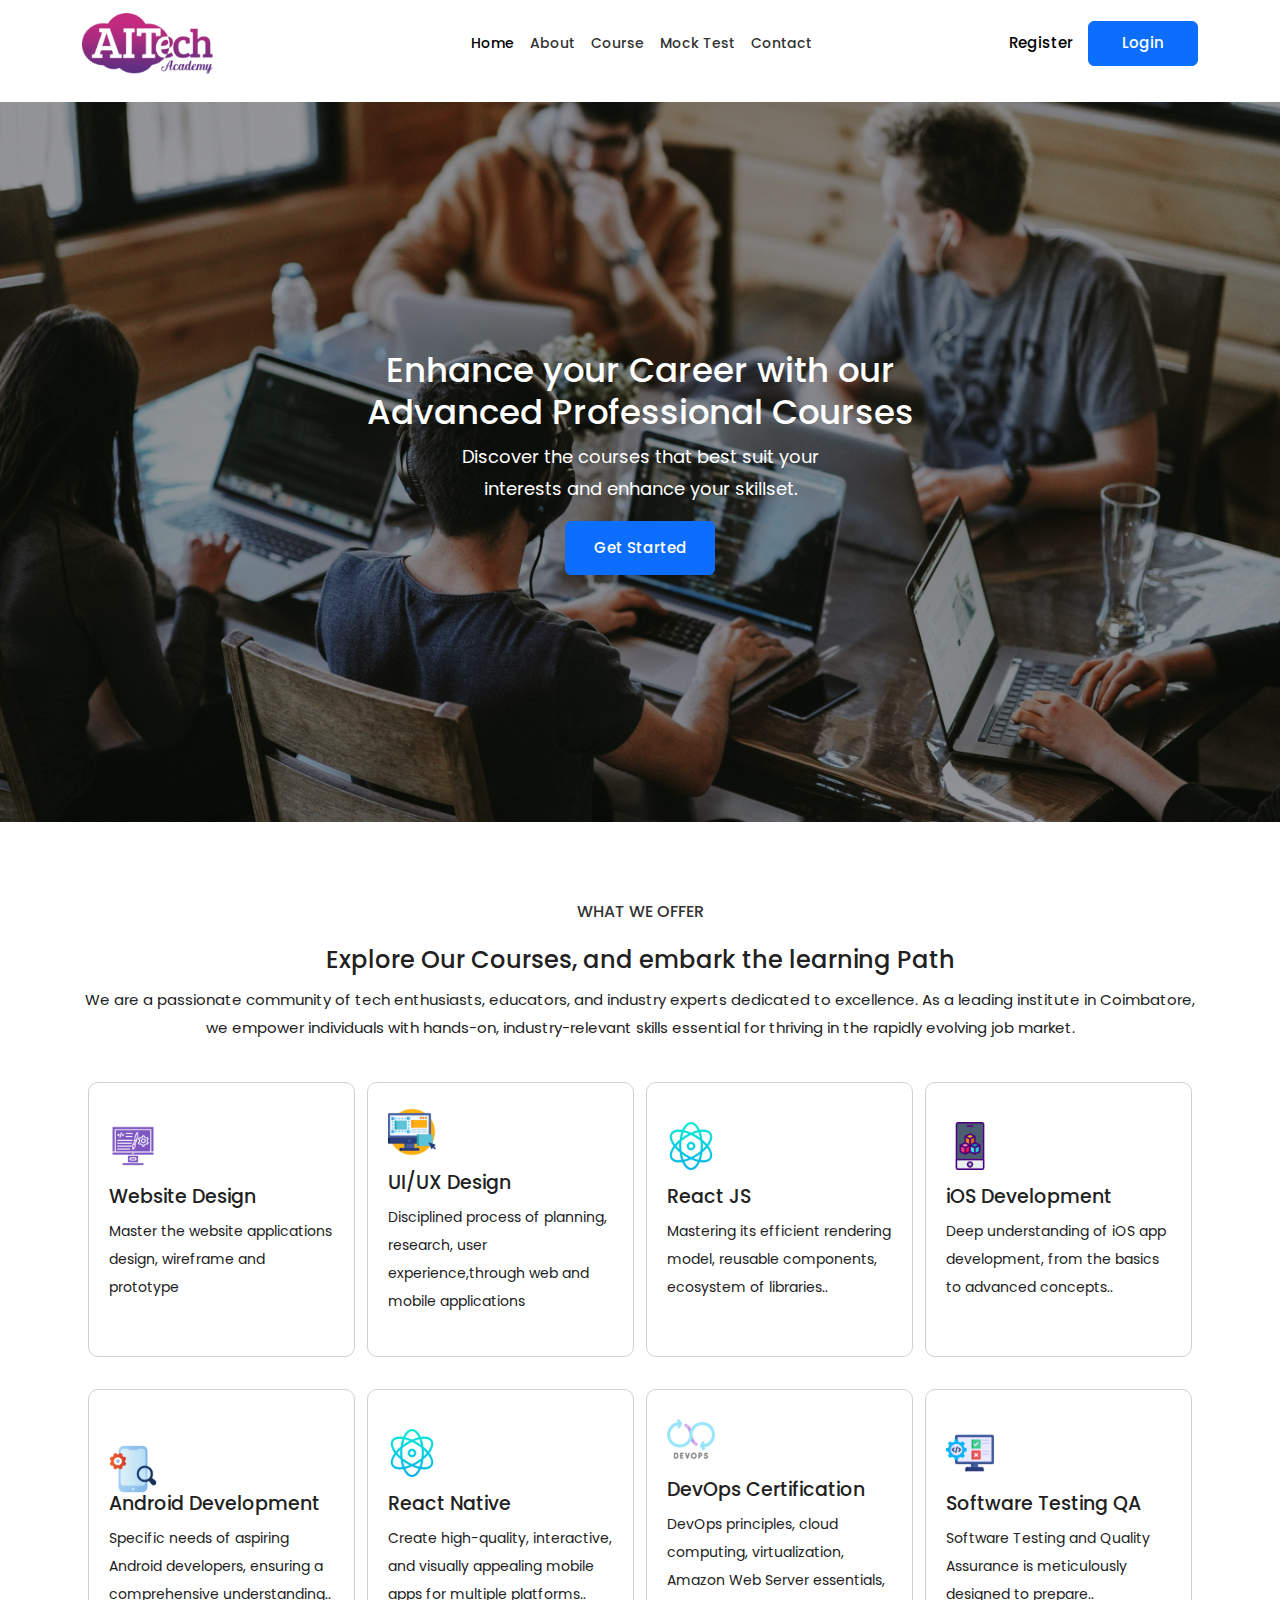
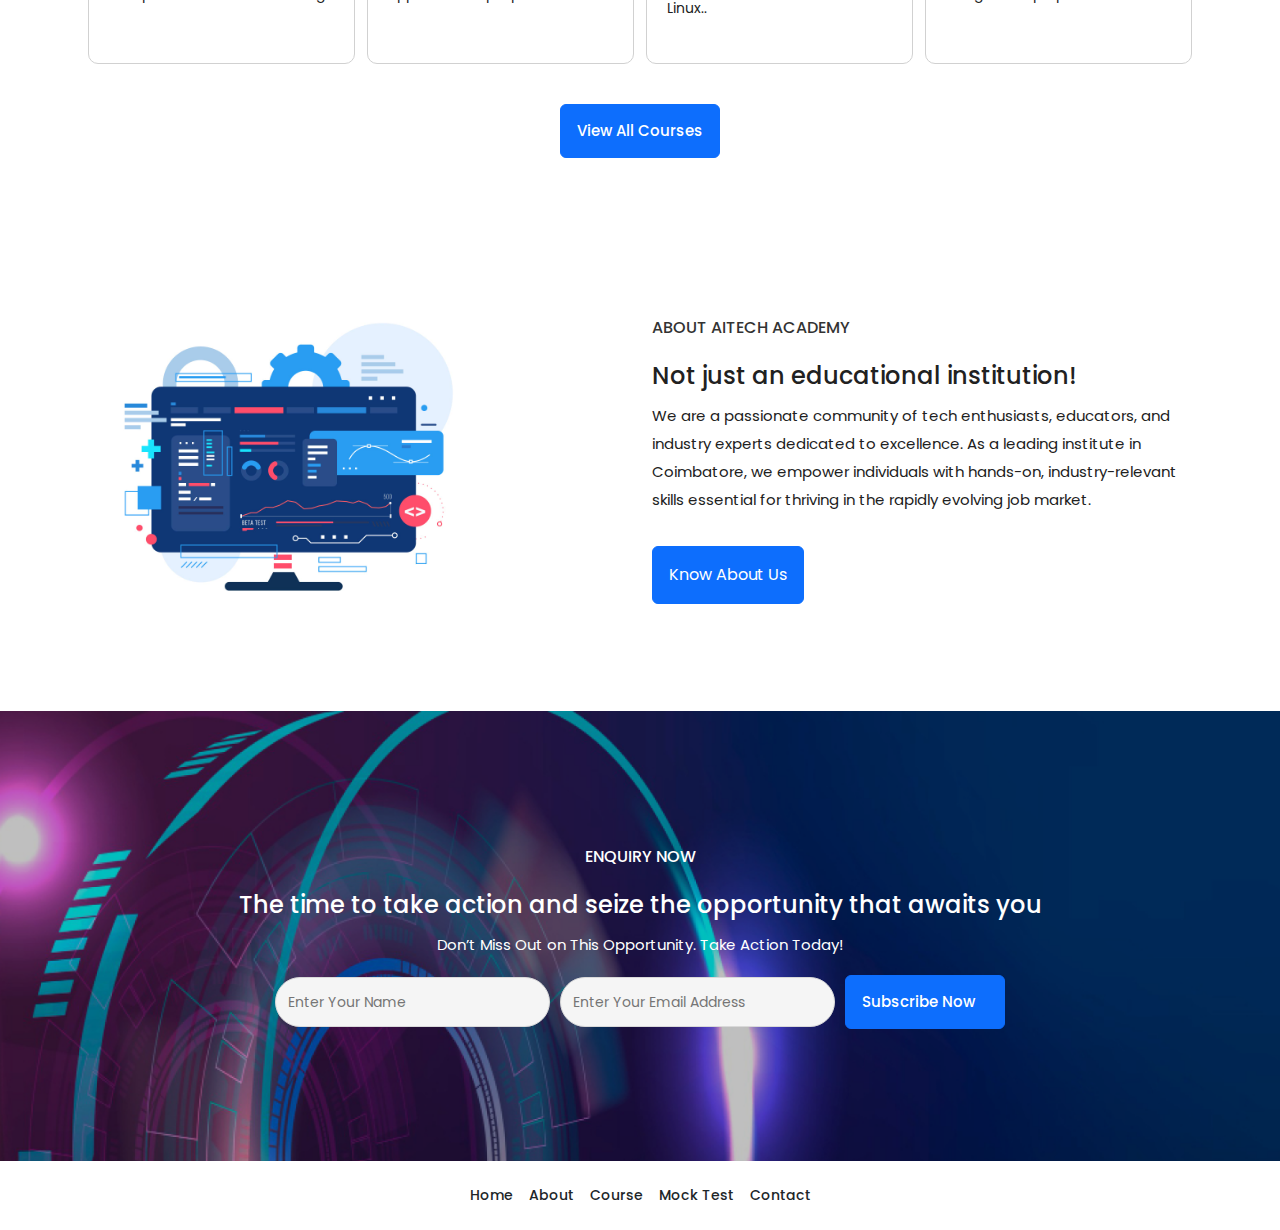
<file: index.html>
<!DOCTYPE html>
<html lang="en">
  <head>
    <meta charset="utf-8" />
    <meta name="viewport" content="width=device-width, initial-scale=1" />
    <title>Bootstrap demo</title>
    <link
      href="https://cdn.jsdelivr.net/npm/bootstrap@5.3.3/dist/css/bootstrap.min.css"
      rel="stylesheet"
      integrity="sha384-QWTKZyjpPEjISv5WaRU9OFeRpok6YctnYmDr5pNlyT2bRjXh0JMhjY6hW+ALEwIH"
      crossorigin="anonymous"
    />
    <link rel="stylesheet" href="style.css" />
  </head>
  <body>
    <!-- Header Starts -->
    <nav class="navbar navbar-expand-lg bg-body-light">
      <div class="container">
        <a class="navbar-brand" href="#"
          ><img src="./Layer 1.png" alt="" class="w-75"
        /></a>
        <button
          class="navbar-toggler"
          type="button"
          data-bs-toggle="collapse"
          data-bs-target="#navbarSupportedContent"
          aria-controls="navbarSupportedContent"
          aria-expanded="false"
          aria-label="Toggle navigation"
        >
          <span class="navbar-toggler-icon"></span>
        </button>
        <div class="collapse navbar-collapse" id="navbarSupportedContent">
          <ul class="navbar-nav mx-auto mb-2 mb-lg-0">
            <li class="nav-item">
              <a class="nav-link active" aria-current="page" href="#">Home</a>
            </li>
            <li class="nav-item">
              <a class="nav-link" href="https://aitechacademy.org/about-us/"
                >About</a
              >
            </li>

            <li class="nav-item">
              <a
                class="nav-link"
                aria-disabled="true"
                href="https://aitechacademy.org/our-courses/"
                >Course</a
              >
            </li>
            <li class="nav-item">
              <a class="nav-link" href="./mock.html">Mock Test</a>
            </li>
            <li class="nav-item">
              <a
                class="nav-link"
                aria-disabled="true"
                href="https://aitechacademy.org/contact-us/"
                >Contact</a
              >
            </li>
          </ul>
          <div
            class="login-nav d-flex justify-content-center align-items-center"
          >
            <a href="#">Register</a>
            <button class="btn btn-primary" type="submit">Login</button>
          </div>
        </div>
      </div>
    </nav>
    <!-- Header Ends -->

    <!-- Hero Starts -->
    <section id="hero" class="hero">
      <div class="container">
        <div class="row">
          <div
            class="col-12 d-flex flex-column justify-content-center align-items-center text-center"
          >
            <h1>Enhance your Career with our Advanced Professional Courses</h1>
            <p>
              Discover the courses that best suit your interests and enhance
              your skillset.
            </p>
            <button class="btn btn-primary">Get Started</button>
          </div>
        </div>
      </div>
    </section>
    <!-- Hero Ends -->

    <!-- Course Starts -->
    <section id="course" class="">
      <div class="container">
        <div class="row">
          <div class="col-12">
            <div class="course-head text-center my-3">
              <p class="course-heading mb-3">What We Offer</p>
              <h2 class="">
                Explore Our Courses, and embark the learning Path
              </h2>
              <p>
                We are a passionate community of tech enthusiasts, educators,
                and industry experts dedicated to excellence. As a leading
                institute in Coimbatore, we empower individuals with hands-on,
                industry-relevant skills essential for thriving in the rapidly
                evolving job market.
              </p>
            </div>
          </div>
        </div>
        <div class="row">
          <div class="box-container d-flex mt-3">
            <div class="col-md-3">
              <div class="box">
                <img
                  src="./web-development.png"
                  alt=""
                  class="img-fluid mb-3"
                />
                <h3>Website Design</h3>
                <p class="box-text">
                  Master the website applications design, wireframe and
                  prototype
                </p>
              </div>
            </div>
            <div class="col-md-3">
              <div class="box">
                <img src="ux.png" alt="" class="img-fluid mb-3" />
                <h3>UI/UX Design</h3>
                <p class="box-text">
                  Disciplined process of planning, research, user
                  experience,through web and mobile applications
                </p>
              </div>
            </div>
            <div class="col-md-3">
              <div class="box">
                <img src="physics.png" alt="" class="img-fluid mb-3" />
                <h3>React JS</h3>
                <p class="box-text">
                  Mastering its efficient rendering model, reusable components,
                  ecosystem of libraries..
                </p>
              </div>
            </div>
            <div class="col-md-3">
              <div class="box">
                <img
                  src="mobile-development.png"
                  alt=""
                  class="img-fluid mb-3"
                />
                <h3>iOS Development</h3>
                <p class="box-text">
                  Deep understanding of iOS app development, from the basics to
                  advanced concepts..
                </p>
              </div>
            </div>
          </div>
        </div>
        <div class="row mb-3">
          <div class="box-container d-flex mt-3">
            <div class="col-md-3">
              <div class="box">
                <img src="app.png" alt="" class="img-fluid pt-3" />
                <h3>Android Development</h3>
                <p class="box-text">
                  Specific needs of aspiring Android developers, ensuring a
                  comprehensive understanding..
                </p>
              </div>
            </div>
            <div class="col-md-3">
              <div class="box">
                <img src="physics.png" alt="" class="img-fluid mb-3" />
                <h3>React Native</h3>
                <p class="box-text">
                  Create high-quality, interactive, and visually appealing
                  mobile apps for multiple platforms..
                </p>
              </div>
            </div>
            <div class="col-md-3">
              <div class="box">
                <img src="devops.png" alt="" class="img-fluid mb-3" />
                <h3>DevOps Certification</h3>
                <p class="box-text">
                  DevOps principles, cloud computing, virtualization, Amazon Web
                  Server essentials, Linux..
                </p>
              </div>
            </div>
            <div class="col-md-3">
              <div class="box">
                <img src="testing.png" alt="" class="img-fluid mb-3" />
                <h3>Software Testing QA</h3>
                <p class="box-text">
                  Software Testing and Quality Assurance is meticulously
                  designed to prepare..
                </p>
              </div>
            </div>
          </div>
        </div>
        <div
          class="course-btn d-flex justify-content-center align-items-center"
        >
          <a href="https://aitechacademy.org/our-courses/">
            <button class="btn btn-primary mt-3 p-3">
              View All Courses
            </button></a
          >
        </div>
      </div>
    </section>
    <!-- Course Ends -->

    <!-- About Starts -->
    <section id="about" class="about mt-5 py-5">
      <div class="container">
        <div class="row">
          <div
            class="col-md-6 left-col d-flex align-items-center justify-content-start"
          >
            <img src="./10276612_4421964 (1).jpg" alt="" class="img-fluid" />
          </div>
          <div
            class="col-md-6 d-flex flex-column align-items-start justify-content-center"
          >
            <p class="course-heading">ABOUT AITECH ACADEMY</p>
            <h2>Not just an educational institution!</h2>
            <p>
              We are a passionate community of tech enthusiasts, educators, and
              industry experts dedicated to excellence. As a leading institute
              in Coimbatore, we empower individuals with hands-on,
              industry-relevant skills essential for thriving in the rapidly
              evolving job market.
            </p>
            <div
              class="course-btn d-flex justify-content-center align-items-center"
            >
              <a href="https://aitechacademy.org/about-us/">
                <button class="btn btn-primary mt-3 p-3">
                  Know About Us
                </button></a
              >
            </div>
          </div>
        </div>
      </div>
    </section>
    <!-- ABout Ends -->

    <!-- Enquires Starts-->
    <section id="enquires">
      <div class="container">
        <div class="row">
          <div class="col-12 text-center">
            <div class="enquires-head">
              <p class="course-heading">Enquiry Now</p>
              <h2>
                The time to take action and seize the opportunity that awaits
                you
              </h2>
              <p>Don’t Miss Out on This Opportunity. Take Action Today!</p>
            </div>
            <div class="form">
              <input type="text" placeholder="Enter Your Name" />
              <input type="text" placeholder="Enter Your Email Address" />
              <button class="btn btn-primary p-3">Subscribe Now</button>
            </div>
          </div>
        </div>
      </div>
    </section>

    <!-- Footer Starts -->

    <div class="container">
      <footer class="py-3">
        <ul class="nav justify-content-center">
          <li class="nav-item">
            <a href="#" class="nav-link px-2 text-dark">Home</a>
          </li>
          <li class="nav-item">
            <a
              href="https://aitechacademy.org/about-us/"
              class="nav-link px-2 text-dark"
              >About</a
            >
          </li>
          <li class="nav-item">
            <a
              href="https://aitechacademy.org/our-courses/"
              class="nav-link px-2 text-dark"
              >Course</a
            >
          </li>
          <li class="nav-item">
            <a href="#" class="nav-link px-2 text-dark">Mock Test</a>
          </li>
          <li class="nav-item">
            <a
              href="https://aitechacademy.org/contact-us/"
              class="nav-link px-2 text-dark"
              >Contact</a
            >
          </li>
        </ul>
      </footer>
    </div>
    <!-- Footer Ends -->
    <script
      src="https://cdn.jsdelivr.net/npm/bootstrap@5.3.3/dist/js/bootstrap.bundle.min.js"
      integrity="sha384-YvpcrYf0tY3lHB60NNkmXc5s9fDVZLESaAA55NDzOxhy9GkcIdslK1eN7N6jIeHz"
      crossorigin="anonymous"
    ></script>
  </body>
</html>
</file>
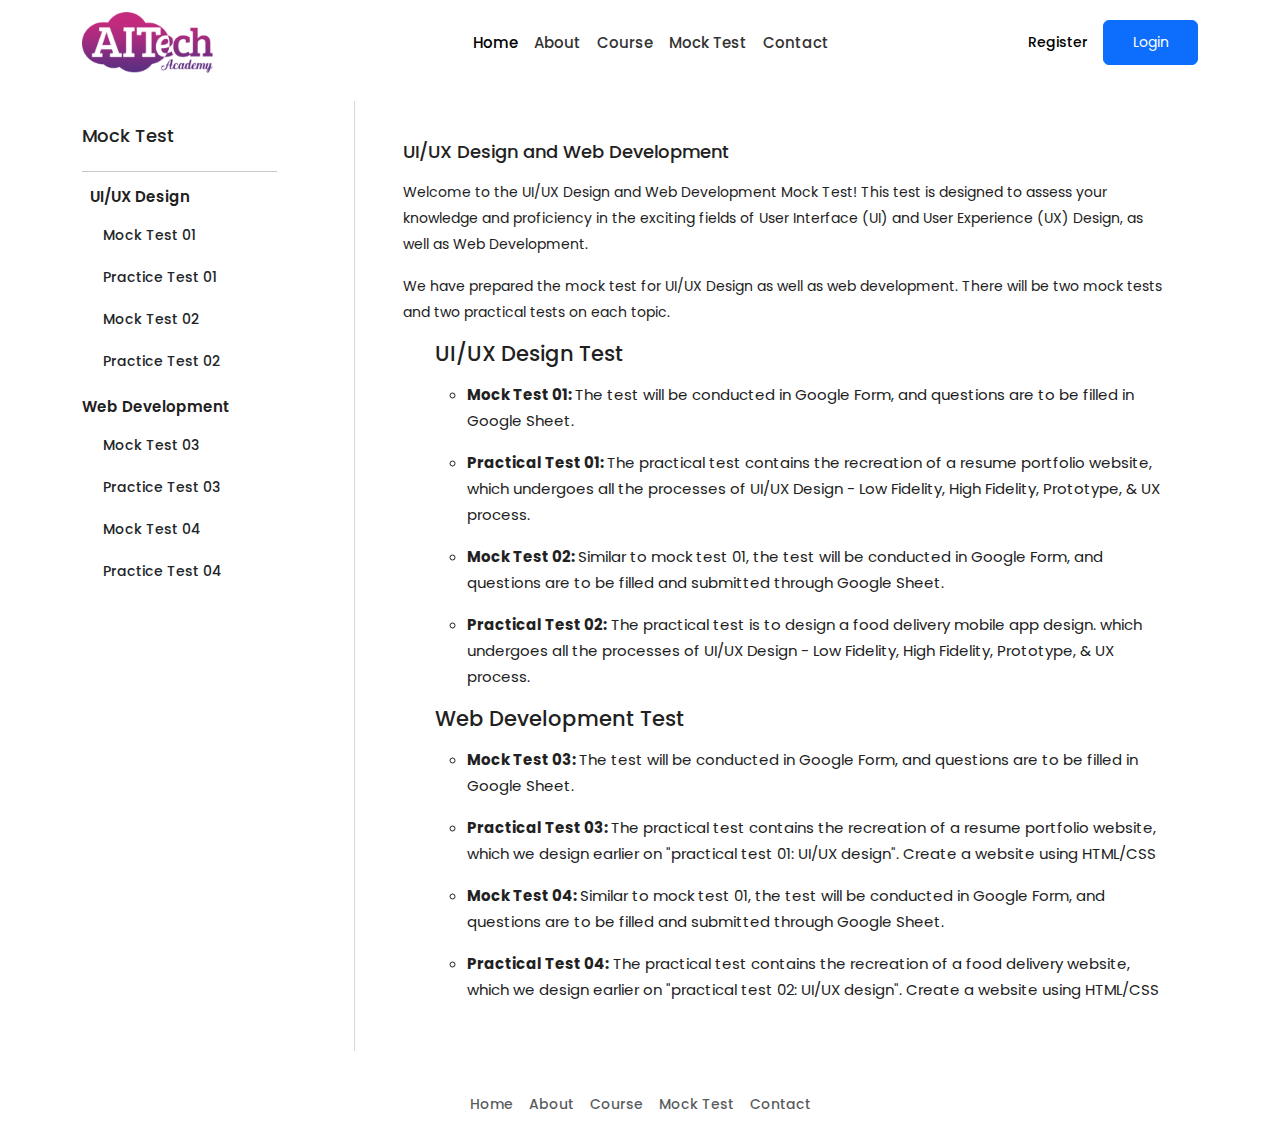
<file: mock.html>
<!DOCTYPE html>
<html lang="en">
  <head>
    <meta charset="utf-8" />
    <meta name="viewport" content="width=device-width, initial-scale=1" />
    <title>Bootstrap demo</title>
    <link
      href="https://cdn.jsdelivr.net/npm/bootstrap@5.3.3/dist/css/bootstrap.min.css"
      rel="stylesheet"
      integrity="sha384-QWTKZyjpPEjISv5WaRU9OFeRpok6YctnYmDr5pNlyT2bRjXh0JMhjY6hW+ALEwIH"
      crossorigin="anonymous"
    />
    <link rel="stylesheet" href="mock.css" />
    <link
      rel="stylesheet"
      href="https://cdnjs.cloudflare.com/ajax/libs/font-awesome/6.5.1/css/all.min.css"
      integrity="sha512-DTOQO9RWCH3ppGqcWaEA1BIZOC6xxalwEsw9c2QQeAIftl+Vegovlnee1c9QX4TctnWMn13TZye+giMm8e2LwA=="
      crossorigin="anonymous"
      referrerpolicy="no-referrer"
    />
  </head>
  <body oncontextmenu="return false;" onselectstart="return false;">
    <!-- Header Starts -->
    <nav class="navbar navbar-expand-lg bg-body-light">
      <div class="container">
        <a class="navbar-brand" href="#"
          ><img src="./Layer 1.png" alt="" class="w-75"
        /></a>
        <button
          class="navbar-toggler"
          type="button"
          data-bs-toggle="collapse"
          data-bs-target="#navbarSupportedContent"
          aria-controls="navbarSupportedContent"
          aria-expanded="false"
          aria-label="Toggle navigation"
        >
          <span class="navbar-toggler-icon"></span>
        </button>
        <div class="collapse navbar-collapse" id="navbarSupportedContent">
          <ul class="navbar-nav mx-auto mb-2 mb-lg-0">
            <li class="nav-item">
              <a class="nav-link active" aria-current="page" href="./index.html"
                >Home</a
              >
            </li>
            <li class="nav-item">
              <a class="nav-link" href="https://aitechacademy.org/about-us/"
                >About</a
              >
            </li>

            <li class="nav-item">
              <a
                class="nav-link"
                aria-="true"
                href="https://aitechacademy.org/our-courses/"
                >Course</a
              >
            </li>
            <li class="nav-item">
              <a class="nav-link" aria-="true" href="./mock.html">Mock Test</a>
            </li>
            <li class="nav-item">
              <a
                class="nav-link"
                aria-="true"
                href="https://aitechacademy.org/contact-us/"
                >Contact</a
              >
            </li>
          </ul>
          <div
            class="login-nav d-flex justify-content-center align-items-center"
          >
            <a href="#">Register</a>
            <button class="btn btn-primary" type="submit">Login</button>
          </div>
        </div>
      </div>
    </nav>
    <!-- Header Ends -->
    <section id="mock">
      <div class="container">
        <div class="row">
          <!-- Left Side - List with Data Filters -->
          <div class="mock-test col-md-3 my-3">
            <h2 class="mt-3 mb-3">Mock Test</h2>
            <hr width="75%" />
            <h3 class="mt-3 mx-2">UI/UX Design</h3>
            <ul id="uiux-list" class="list-group mb-3">
              <li class="list-group-item" data-content="#mock-test-01">
                Mock Test 01
              </li>
              <li class="list-group-item" data-content="#practice-test-01">
                Practice Test 01
              </li>
              <li class="list-group-item" data-content="#mock-test-02">
                Mock Test 02
              </li>
              <li class="list-group-item" data-content="#practice-test-02">
                Practice Test 02
              </li>
            </ul>
            <h3>Web Development</h3>
            <ul id="webdev-list" class="list-group">
              <li class="list-group-item" data-content="#webmock-test-01">
                Mock Test 03
              </li>
              <li class="list-group-item" data-content="#webpractice-test-01">
                Practice Test 03
              </li>
              <li class="list-group-item" data-content="#webmock-test-02">
                Mock Test 04
              </li>
              <li class="list-group-item" data-content="#webpractice-test-02">
                Practice Test 04
              </li>
            </ul>
          </div>

          <!-- Right Side - Content Area -->
          <div class="col-md-9 p-5">
            <div id="content">
              <!-- Content will be dynamically populated here -->
              <div class="ui-uxdesign-test">
                <h2>UI/UX Design and Web Development</h2>
                <p>
                  Welcome to the UI/UX Design and Web Development Mock Test!
                  This test is designed to assess your knowledge and proficiency
                  in the exciting fields of User Interface (UI) and User
                  Experience (UX) Design, as well as Web Development.
                </p>
                <p>
                  We have prepared the mock test for UI/UX Design as well as web
                  development. There will be two mock tests and two practical
                  tests on each topic.
                </p>
                <ol>
                  <h3 class="mx-0 my-3">UI/UX Design Test</h3>
                  <ul>
                    <li class="mb-3">
                      <strong>Mock Test 01: </strong> The test will be conducted
                      in Google Form, and questions are to be filled in Google
                      Sheet.
                    </li>
                    <li class="mb-3">
                      <strong> Practical Test 01: </strong>The practical test
                      contains the recreation of a resume portfolio website,
                      which undergoes all the processes of UI/UX Design - Low
                      Fidelity, High Fidelity, Prototype, & UX process.
                    </li>
                    <li class="mb-3">
                      <strong> Mock Test 02: </strong>Similar to mock test 01,
                      the test will be conducted in Google Form, and questions
                      are to be filled and submitted through Google Sheet.
                    </li>
                    <li class="mb-3">
                      <strong>Practical Test 02:</strong> The practical test is
                      to design a food delivery mobile app design. which
                      undergoes all the processes of UI/UX Design - Low
                      Fidelity, High Fidelity, Prototype, & UX process.
                    </li>
                  </ul>
                </ol>
              </div>
              <div class="web-devtest">
                <ol>
                  <h3 class="mx-0 my-3">Web Development Test</h3>
                  <ul>
                    <li class="mb-3">
                      <strong>Mock Test 03: </strong> The test will be conducted
                      in Google Form, and questions are to be filled in Google
                      Sheet.
                    </li>
                    <li class="mb-3">
                      <strong> Practical Test 03: </strong>The practical test
                      contains the recreation of a resume portfolio website,
                      which we design earlier on "practical test 01: UI/UX
                      design". Create a website using HTML/CSS
                    </li>
                    <li class="mb-3">
                      <strong> Mock Test 04: </strong>Similar to mock test 01,
                      the test will be conducted in Google Form, and questions
                      are to be filled and submitted through Google Sheet.
                    </li>
                    <li class="mb-3">
                      <strong>Practical Test 04:</strong> The practical test
                      contains the recreation of a food delivery website, which
                      we design earlier on "practical test 02: UI/UX design".
                      Create a website using HTML/CSS
                    </li>
                  </ul>
                </ol>
              </div>
            </div>
          </div>
        </div>
      </div>

      <!-- Right Side Content -->
      <div id="mock-test-01" style="display: none" class="">
        <h2 class="mb-3">Mock Test 01: UI/UX Design</h2>
        <p class="mb-3">
          Please proceed to the provided link to commence the test, where you
          will find a series of mock questions prepared in a Google Form format.
          Each question carries a single mark, and the scoring will be digitally
          validated by the trainer. Thank you for your cooperation.
        </p>
        <p class="mb-3">
          To initiate the composition of Mock Test 01, kindly click on the
          following link. Your participation in this assessment is appreciated,
        </p>
        <p
          class="all-best d-flex justify-content-center align-items-center py-4"
        >
          "All the best!"
        </p>
        <h3 class="mt-5 mb-3">Start Writing Test</h3>
        <p class="mb-3">
          Click below link <strong> "Mock Test 01: UI/UX Design"</strong>,
        </p>
        <p
          class="mb-3 p-4"
          style="font-size: 18px; font-weight: 600; background: #f3f3f3"
        >
          <a
            href="https://docs.google.com/forms/d/e/1FAIpQLSeBH1v5PYJw6mxxJB4lIwCzWK9mTWNpo0AJKK0Tp8ndTSUVXg/viewform?usp=sf_link"
            target="_blank"
            >Mock Test 01: UI/UX Design</a
          >
        </p>
        <p class="mb-3">
          We extend our appreciation for your successful completion of the mock
          test. Thank you for your participation.
        </p>
        <h3 class="py-3">Submit Your Answers</h3>
        <form
          class="row"
          id="contactForm"
          method="post"
          action="./contactform.php"
        >
          <div class="col-sm-12">
            <div class="form-group">
              <input
                id="name-contact"
                name="name"
                placeholder="Name"
                type="text"
                required
              />
              <input
                id="email-contact"
                name="email"
                placeholder="Email"
                type="email"
                required
              />
            </div>
          </div>

          <div class="col-sm-12">
            <div class="form-group">
              <textarea
                id="message-contact"
                placeholder="Message"
                name="message"
                rows="5"
                required
              ></textarea>
            </div>
          </div>
          <!--  <div class="g-recaptcha" data-sitekey="6Ldj1JopAAAAAGH42EDG7weoCfsxpOLAJUezs5dd"></div> -->
          <div class="col-sm-12">
            <div class="form-group">
              <button
                type="submit"
                class="btn btn-primary mx-auto mt-3"
                id="test-submit"
                onclick="openNextTest()"
              >
                Send Message
              </button>
            </div>
          </div>
        </form>
      </div>

      <div id="practice-test-01" style="display: none">
        <h2 class="mb-3">Practical Test 01: Resume Portfolio</h2>
        <p class="mb-3">Congraluations On completing Mock Test 01!</p>
        <p class="mb-3">
          Hi Students, We are going to create a design in figma for UI/UX
          Design. We’ll concentrate on both UI and UX Research. The portfolio
          will play a crucial role in your future in the interview process. So,
          take the work seriously and do the task carefully.
        </p>
        <h3>Mark Required</h3>
        <ul>
          <li>Wireframing: 5 Marks</li>
          <li>Prototype: 5 Marks</li>
          <li>Interaction: 5 Marks</li>
          <li>UX Research: 10 Marks</li>
        </ul>
        <h3>Instructions</h3>
        <p class="mb-3">
          Hereby, We created the project description for resume portfolio. All
          instructions are given clearly for your understand. As per the
          instruction create a single portfolio for your future purpose.
        </p>
        <p
          class="mb-3 p-4"
          style="font-size: 18px; font-weight: 600; background: #f3f3f3"
        >
          <a href="Practical Test 01 - Resume Portfolio.pdf" target="_blank"
            >Practical Test 01: Resume Portfolio</a
          >
        </p>
        <p
          class="all-best d-flex justify-content-center align-items-center py-4"
        >
          "All the best!"
        </p>
        <h3 class="py-3">Submit Your Answers</h3>
        <form
          class="row"
          id="contactForm"
          method="post"
          action="./contactform.php"
        >
          <div class="col-sm-12">
            <div class="form-group">
              <input
                id="name-contact"
                name="name"
                placeholder="Name"
                type="text"
                required
              />
              <input
                id="email-contact"
                name="email"
                placeholder="Email"
                type="email"
                required
              />
            </div>
          </div>

          <div class="col-sm-12">
            <div class="form-group">
              <textarea
                id="message-contact"
                placeholder="Message"
                name="message"
                rows="5"
                required
              ></textarea>
            </div>
          </div>
          <!--  <div class="g-recaptcha" data-sitekey="6Ldj1JopAAAAAGH42EDG7weoCfsxpOLAJUezs5dd"></div> -->
          <div class="col-sm-12">
            <div class="form-group">
              <button
                type="submit"
                class="btn btn-primary mx-auto mt-3"
                id="test-submit"
                onclick="openNextTest()"
              >
                Send Message
              </button>
            </div>
          </div>
        </form>
      </div>

      <div id="mock-test-02" style="display: none">
        <h2 class="mb-3">Mock Test 02: UI/UX Design</h2>
        <p class="mb-3">
          Please proceed to the provided link to commence the test, where you
          will find a series of mock questions prepared in a Google Form format.
          Each question carries a single mark, and the scoring will be digitally
          validated by the trainer. Thank you for your cooperation.
        </p>
        <p class="mb-3">
          To initiate the composition of Mock Test 02, kindly click on the
          following link. Your participation in this assessment is appreciated,
        </p>
        <p
          class="all-best d-flex justify-content-center align-items-center py-4"
        >
          "All the best!"
        </p>
        <h3 class="mb-3">Start Writing Test</h3>
        <p class="mb-3">
          Click below link <strong> "Mock Test 02: UI/UX Design"</strong>,
        </p>
        <p
          class="mb-3 p-4"
          style="font-size: 18px; font-weight: 600; background: #f3f3f3"
        >
          <a
            href="https://docs.google.com/forms/d/e/1FAIpQLSe9gLoLF6RAw18pGwJ0qAqOkuAGWkGEV6sEMogVU-F8Ft_QkQ/viewform?usp=sf_link"
            target="_blank"
            >Mock Test 02: UI/UX Design</a
          >
        </p>
        <p class="mb-3">
          We extend our appreciation for your successful completion of the mock
          test. Thank you for your participation.
        </p>
        <h3 class="py-3">Submit Your Answers</h3>
        <form
          class="row"
          id="contactForm"
          method="post"
          action="./contactform.php"
        >
          <div class="col-sm-12">
            <div class="form-group">
              <input
                id="name-contact"
                name="name"
                placeholder="Name"
                type="text"
                required
              />
              <input
                id="email-contact"
                name="email"
                placeholder="Email"
                type="email"
                required
              />
            </div>
          </div>

          <div class="col-sm-12">
            <div class="form-group">
              <textarea
                id="message-contact"
                placeholder="Message"
                name="message"
                rows="5"
                required
              ></textarea>
            </div>
          </div>
          <!--  <div class="g-recaptcha" data-sitekey="6Ldj1JopAAAAAGH42EDG7weoCfsxpOLAJUezs5dd"></div> -->
          <div class="col-sm-12">
            <div class="form-group">
              <button
                type="submit"
                class="btn btn-primary mx-auto mt-3"
                id="test-submit"
                onclick="openNextTest()"
              >
                Send Message
              </button>
            </div>
          </div>
        </form>
      </div>

      <div id="practice-test-02" style="display: none">
        <h2 class="mb-3">Practical Test 02: Food Deliver App</h2>
        <p class="mb-3">Congraluations On completing Mock Test 01!</p>
        <p class="mb-3">
          Hi Students, We are going to create a design in figma for Mobile App
          Design. We’ll concentrate on both UI and UX Research. The project will
          play a crucial role in your future in the interview process. And also,
          you can able to include this project in your portfolio.
        </p>
        <h3>Mark Required</h3>
        <ul>
          <li>Wireframing: 5 Marks</li>
          <li>Prototype: 5 Marks</li>
          <li>Interaction: 5 Marks</li>
          <li>UX Research: 10 Marks</li>
        </ul>
        <h3>Instructions</h3>
        <p class="mb-3">
          Hereby, We created the project description for food delivery mobile
          app. All instructions are given clearly for your understand. As per
          the instruction create a design for your future purpose.
        </p>
        <p
          class="mb-3 p-4"
          style="font-size: 18px; font-weight: 600; background: #f3f3f3"
        >
          <a href="Practical Test 02_ Food Delivery App.pdf" target="_blank"
            >Practical Test 02: Food Deliver App</a
          >
        </p>
        <p
          class="all-best d-flex justify-content-center align-items-center py-4"
        >
          "All the best!"
        </p>
        <h3 class="py-3">Submit Your Answers</h3>
        <form
          class="row"
          id="contactForm"
          method="post"
          action="./contactform.php"
        >
          <div class="col-sm-12">
            <div class="form-group">
              <input
                id="name-contact"
                name="name"
                placeholder="Name"
                type="text"
                required
              />
              <input
                id="email-contact"
                name="email"
                placeholder="Email"
                type="email"
                required
              />
            </div>
          </div>

          <div class="col-sm-12">
            <div class="form-group">
              <textarea
                id="message-contact"
                placeholder="Message"
                name="message"
                rows="5"
                required
              ></textarea>
            </div>
          </div>
          <!--  <div class="g-recaptcha" data-sitekey="6Ldj1JopAAAAAGH42EDG7weoCfsxpOLAJUezs5dd"></div> -->
          <div class="col-sm-12">
            <div class="form-group">
              <button
                type="submit"
                class="btn btn-primary mx-auto mt-3"
                id="test-submit"
                onclick="openNextTest()"
              >
                Send Message
              </button>
            </div>
          </div>
        </form>
      </div>
      <!-- Website Development Mock 01 -->
      <div id="webmock-test-01" style="display: none" class="">
        <h2 class="mb-3">Mock Test 03: Web Development</h2>
        <p class="mb-3">
          Please proceed to the provided link to commence the test, where you
          will find a series of mock questions prepared in a Google Form format.
          Each question carries a single mark, and the scoring will be digitally
          validated by the trainer. Thank you for your cooperation.
        </p>
        <p class="mb-3">
          To initiate the composition of Mock Test 03, kindly click on the
          following link. Your participation in this assessment is appreciated,
        </p>
        <p
          class="all-best d-flex justify-content-center align-items-center py-4"
        >
          "All the best!"
        </p>
        <h3 class="mb-3">Start Writing Test</h3>
        <p class="mb-3">
          Click below link <strong> "Mock Test 03: Web Development"</strong>,
        </p>
        <p
          class="mb-3 p-4"
          style="font-size: 18px; font-weight: 600; background: #f3f3f3"
        >
          <a
            href="https://docs.google.com/forms/d/e/1FAIpQLSfgwBYyYBhltogOnJknp_wlE8OZW5xi_BZMV2s6i5bRYs9ZoQ/viewform?usp=sf_link"
            target="_blank"
            >Mock Test 03: Web Development</a
          >
        </p>
        <p class="mb-3">
          We extend our appreciation for your successful completion of the mock
          test. Thank you for your participation.
        </p>
        <h3 class="py-3">Submit Your Answers</h3>
        <form
          class="row"
          id="contactForm"
          method="post"
          action="./contactform.php"
        >
          <div class="col-sm-12">
            <div class="form-group">
              <input
                id="name-contact"
                name="name"
                placeholder="Name"
                type="text"
                required
              />
              <input
                id="email-contact"
                name="email"
                placeholder="Email"
                type="email"
                required
              />
            </div>
          </div>

          <div class="col-sm-12">
            <div class="form-group">
              <textarea
                id="message-contact"
                placeholder="Message"
                name="message"
                rows="5"
                required
              ></textarea>
            </div>
          </div>
          <!--  <div class="g-recaptcha" data-sitekey="6Ldj1JopAAAAAGH42EDG7weoCfsxpOLAJUezs5dd"></div> -->
          <div class="col-sm-12">
            <div class="form-group">
              <button
                type="submit"
                class="btn btn-primary mx-auto mt-3"
                id="test-submit"
                onclick="openNextTest()"
              >
                Send Message
              </button>
            </div>
          </div>
        </form>
      </div>
      <!-- Website Development Practical 01 -->
      <div id="webpractice-test-01" style="display: none" class="">
        <h2 class="mb-3">Practical Test 03: Resume Portfolio (HTML/CSS)</h2>
        <p class="mb-3">Congraluations On completing Mock Test 01!</p>
        <p class="mb-3">
          Hi Students, We are going to create a develop the "Practical test 01:
          Resume Portfolio". The portfolio will play a crucial role in your
          future in the interview process. So, take the work seriously and do
          the task carefully.
        </p>
        <h3>Mark Required</h3>
        <ul>
          <li>Code Structure: 5 Marks</li>
          <li>Color: 5 Marks</li>
          <li>Alignment: 5 Marks</li>
          <li>Typography: 5 Marks</li>
          <li>Navigation: 5 Marks</li>
        </ul>
        <h3>Instructions</h3>
        <p class="mb-3">
          Hereby, We created the project description for resume portfolio. All
          instructions are given clearly for your understand. As per the
          instruction create a single portfolio only using HTML/CSS. Responsive
          for different platforms (Desktop, Mobile, Tablet) will be your DIY
          (Do-It-Yourself).
        </p>
        <p
          class="mb-3 p-4"
          style="font-size: 18px; font-weight: 600; background: #f3f3f3"
        >
          <a href="Practical Test 03_ Resume Portfolio.pdf" target="_blank"
            >Practical Test 03: Resume Portfolio (HTML/CSS)</a
          >
        </p>
        <p
          class="all-best d-flex justify-content-center align-items-center py-4"
        >
          "All the best!"
        </p>
        <h3 class="py-3">Submit Your Answers</h3>
        <form
          class="row"
          id="contactForm"
          method="post"
          action="./contactform.php"
        >
          <div class="col-sm-12">
            <div class="form-group">
              <input
                id="name-contact"
                name="name"
                placeholder="Name"
                type="text"
                required
              />
              <input
                id="email-contact"
                name="email"
                placeholder="Email"
                type="email"
                required
              />
            </div>
          </div>

          <div class="col-sm-12">
            <div class="form-group">
              <textarea
                id="message-contact"
                placeholder="Message"
                name="message"
                rows="5"
                required
              ></textarea>
            </div>
          </div>
          <!--  <div class="g-recaptcha" data-sitekey="6Ldj1JopAAAAAGH42EDG7weoCfsxpOLAJUezs5dd"></div> -->
          <div class="col-sm-12">
            <div class="form-group">
              <button
                type="submit"
                class="btn btn-primary mx-auto mt-3"
                id="test-submit"
                onclick="openNextTest()"
              >
                Send Message
              </button>
            </div>
          </div>
        </form>
      </div>
      <!-- Website Development Mock 02 -->
      <div id="webmock-test-02" style="display: none" class="">
        <h2 class="mb-3">Mock Test 04: Web Development</h2>
        <p class="mb-3">
          Please proceed to the provided link to commence the test, where you
          will find a series of mock questions prepared in a Google Form format.
          Each question carries a single mark, and the scoring will be digitally
          validated by the trainer. Thank you for your cooperation.
        </p>
        <p class="mb-3">
          To initiate the composition of Mock Test 04, kindly click on the
          following link. Your participation in this assessment is appreciated,
        </p>
        <p
          class="all-best d-flex justify-content-center align-items-center py-4"
        >
          "All the best!"
        </p>
        <h3 class="mb-3">Start Writing Test</h3>
        <p class="mb-3">
          Click below link <strong> "Mock Test 04: Web Development"</strong>,
        </p>
        <p
          class="mb-3 p-4"
          style="font-size: 18px; font-weight: 600; background: #f3f3f3"
        >
          <a
            href="https://docs.google.com/forms/d/e/1FAIpQLSfU9vthTZnv6-S-nfuTKQkd8r9KvVD23b6QJ0TPCXpSRfIwFA/viewform?usp=sf_link"
            target="_blank"
            >Mock Test 04: Web Development</a
          >
        </p>
        <p class="mb-3">
          We extend our appreciation for your successful completion of the mock
          test. Thank you for your participation.
        </p>
        <h3 class="py-3">Submit Your Answers</h3>
        <form
          class="row"
          id="contactForm"
          method="post"
          action="./contactform.php"
        >
          <div class="col-sm-12">
            <div class="form-group">
              <input
                id="name-contact"
                name="name"
                placeholder="Name"
                type="text"
                required
              />
              <input
                id="email-contact"
                name="email"
                placeholder="Email"
                type="email"
                required
              />
            </div>
          </div>

          <div class="col-sm-12">
            <div class="form-group">
              <textarea
                id="message-contact"
                placeholder="Message"
                name="message"
                rows="5"
                required
              ></textarea>
            </div>
          </div>
          <!--  <div class="g-recaptcha" data-sitekey="6Ldj1JopAAAAAGH42EDG7weoCfsxpOLAJUezs5dd"></div> -->
          <div class="col-sm-12">
            <div class="form-group">
              <button
                type="submit"
                class="btn btn-primary mx-auto mt-3"
                id="test-submit"
                onclick="openNextTest()"
              >
                Send Message
              </button>
            </div>
          </div>
        </form>
      </div>
      <!-- Website Development Practical 01 -->
      <div id="webpractice-test-02" style="display: none" class="">
        <h2 class="mb-3">
          Practical Test 04: Food Delivery Website (HTML/CSS/Bootstrap)
        </h2>
        <p class="mb-3">Congraluations On completing Mock Test 01!</p>
        <p class="mb-3">
          Hi Students, We are going to create a develop the "Practical test 02:
          Food Delivery App". The project will play a crucial role in your
          future in the interview process. So, take the work seriously and do
          the task carefully.
        </p>
        <h3>Mark Required</h3>
        <ul>
          <li>Code Structure: 5 Marks</li>
          <li>Color: 5 Marks</li>
          <li>Alignment: 5 Marks</li>
          <li>Typography: 5 Marks</li>
          <li>Navigation: 5 Marks</li>
        </ul>
        <h3>Instructions</h3>
        <p class="mb-3">
          Hereby, We created the project description for resume portfolio. All
          instructions are given clearly for your understand. As per the
          instruction create a project only using HTML/CSS/Bootstrap. Responsive
          for different platforms (Desktop, Mobile, Tablet) will be your DIY
          (Do-It-Yourself).
        </p>
        <p
          class="mb-3 p-4"
          style="font-size: 18px; font-weight: 600; background: #f3f3f3"
        >
          <a
            href="Practical Test 04_ Food Delivery Website (HTML_CSS_Bootstrap).pdf"
            target="_blank"
            >Practical Test 04: Food Delivery Website
          </a>
        </p>
        <p
          class="all-best d-flex justify-content-center align-items-center py-4"
        >
          "All the best!"
        </p>
        <h3 class="py-3">Submit Your Answers</h3>
        <form
          class="row"
          id="contactForm"
          method="post"
          action="./contactform.php"
        >
          <div class="col-sm-12">
            <div class="form-group">
              <input
                id="name-contact"
                name="name"
                placeholder="Name"
                type="text"
                required
              />
              <input
                id="email-contact"
                name="email"
                placeholder="Email"
                type="email"
                required
              />
            </div>
          </div>

          <div class="col-sm-12">
            <div class="form-group">
              <textarea
                id="message-contact"
                placeholder="Message"
                name="message"
                rows="5"
                required
              ></textarea>
            </div>
          </div>
          <!--  <div class="g-recaptcha" data-sitekey="6Ldj1JopAAAAAGH42EDG7weoCfsxpOLAJUezs5dd"></div> -->
          <div class="col-sm-12">
            <div class="form-group">
              <button
                type="submit"
                class="btn btn-primary mx-auto mt-3"
                id="test-submit"
                onclick="openNextTest()"
              >
                Send Message
              </button>
            </div>
          </div>
        </form>
      </div>
    </section>
    <!-- Footer Starts -->

    <div class="container">
      <footer class="py-3">
        <ul class="nav justify-content-center">
          <li class="nav-item">
            <a href="#" class="nav-link px-2 text-muted">Home</a>
          </li>
          <li class="nav-item">
            <a
              href="https://aitechacademy.org/about-us/"
              class="nav-link px-2 text-muted"
              >About</a
            >
          </li>
          <li class="nav-item">
            <a
              href="https://aitechacademy.org/our-courses/"
              class="nav-link px-2 text-muted"
              >Course</a
            >
          </li>
          <li class="nav-item">
            <a href="#" class="nav-link px-2 text-muted">Mock Test</a>
          </li>
          <li class="nav-item">
            <a
              href="https://aitechacademy.org/contact-us/"
              class="nav-link px-2 text-muted"
              >Contact</a
            >
          </li>
        </ul>
      </footer>
    </div>
    <!-- Footer Ends -->
    <script src="./contactform.php"></script>

    <script
      src="https://cdn.jsdelivr.net/npm/bootstrap@5.3.3/dist/js/bootstrap.bundle.min.js"
      integrity="sha384-YvpcrYf0tY3lHB60NNkmXc5s9fDVZLESaAA55NDzOxhy9GkcIdslK1eN7N6jIeHz"
      crossorigin="anonymous"
    ></script>

    <script src="https://ajax.googleapis.com/ajax/libs/jquery/3.5.1/jquery.min.js"></script>
    <script src="index.js"></script>
  </body>
</html>
</file>
<file: style.css>
@import url("https://fonts.googleapis.com/css2?family=Poppins:ital,wght@0,100;0,200;0,300;0,400;0,500;0,600;0,700;0,800;0,900;1,100;1,200;1,300;1,400;1,500;1,600;1,700;1,800;1,900&display=swap");
html,
body {
  box-sizing: border-box;
  margin: 0;
  padding: 0;
  min-height: 100vh;
  font-family: "Poppins", sans-serif;
  scroll-behavior: smooth;
  color: #212121;
}

/* Typography & Color */
h1 {
  font-size: 34px;
  line-height: 42px;
  max-width: 675px;
}
h2 {
  font-size: 24px;
  line-height: 36px;
}
h3 {
  font-size: 21px;
  line-height: 1.2;
}
a {
  text-decoration: none;
  color: #333;
}
p {
  font-size: 15px;
  line-height: 28px;
}

/* Button Queries */
.login-nav button {
  width: 110px;
  height: 45px;
  font-size: 15px;
  font-weight: 500;
}
#hero .btn-primary {
  width: 150px;
  height: 54px;
  font-size: 15px;
  font-weight: 500;
  display: flex;
  justify-content: center;
  align-items: center;
}
#course button {
  width: 160px;
  height: 54px;
  padding: 5px;
  font-size: 15px;
  font-weight: 500;
  display: flex;
  justify-content: center;
  align-items: center;
}

#enquires button {
  width: 160px;
  height: 54px;
  padding: 5px;
  font-size: 15px;
  font-weight: 500;
  display: flex;
  justify-content: flex-start;
  align-items: center;
}
/* NAV MENU STARTS */
nav {
  display: flex;
  justify-content: space-between;
  align-items: center;
}
.navbar-nav li .nav-link {
  font-size: 14px;
  font-weight: 500;
  color: #333;
}

.login-nav {
  gap: 15px;
}

.login-nav a {
  font-size: 15px;
  font-weight: 500;
  text-decoration: none;
  color: #000;
}

/* HERO SECTION STARTS */

#hero {
  min-height: 100vh;
  display: flex;
  justify-content: center;
  align-items: center;
  background: url(Landing_Bg.png);
  background-repeat: no-repeat;
  background-size: cover;
  color: #fff;
  margin: 15px auto;
}

#hero p {
  font-size: 18px;
  line-height: 32px;
  max-width: 425px;
  font-weight: 400;
}

#course {
  min-height: 100vh;
  display: flex;
  justify-content: center;
  align-items: center;
  margin-top: 60px;
}
.course-heading {
  font-size: 16px;
  line-height: 28px;
  font-weight: 500;
  text-transform: uppercase;
  color: #333;
}
.box-text {
  font-size: 14px;
  font-weight: 400;
}
.box-container .box {
  width: 96%;
  height: 275px;
  background: #fff;
  border: 1px solid #d1d1d1;
  border-radius: 10px;
  padding: 20px;
  display: flex;
  flex-direction: column;
  justify-content: center;
  align-items: flex-start;
  margin: 8px auto;
}
.box img {
  width: 48px;
  height: auto;
}

.box-container .box:hover {
  transform: scale(0.98);
  border: 1px solid #868686;
}
.box h3 {
  font-size: 19px;
  font-weight: 500;
}
#about {
  min-height: 80vh;
  display: flex;
  justify-content: center;
  align-items: center;
}

#about img {
  width: 75%;
}
#enquires {
  min-height: 80vh;
  background: url(124678.jpg);
  background-repeat: no-repeat;
  background-size: cover;
  width: 100%;
  height: auto;
  display: flex;
  justify-content: center;
  align-items: center;
  color: #fff;
}

#enquires h2 {
  color: #fff;
}
.form {
  display: flex;
  justify-content: center;
  align-items: center;
  gap: 10px;
}
#enquires .course-heading {
  color: #fff;
}
#enquires input {
  width: 275px;
  background: #f5f5f5;
  padding: 12px;
  border-radius: 25px;
  border: 1px solid #d9d9d9;
}
::placeholder {
  font-size: 14px;
  font-weight: 400;
}
footer .nav-link {
  font-size: 14px;
  font-weight: 500;
}

@media screen and (max-width: 1285px) {
  #hero {
    min-height: 80vh;
  }
  #course {
    min-height: 80vh;
  }
  #about {
    min-height: 50vh;
  }
  #enquires {
    min-height: 50vh;
  }
}
</file>
<file: mock.css>
@import url("https://fonts.googleapis.com/css2?family=Poppins:ital,wght@0,100;0,200;0,300;0,400;0,500;0,600;0,700;0,800;0,900;1,100;1,200;1,300;1,400;1,500;1,600;1,700;1,800;1,900&display=swap");
html,
body {
  box-sizing: border-box;
  margin: 0;
  padding: 0;
  min-height: 100vh;
  font-family: "Poppins", sans-serif;
  scroll-behavior: smooth;
  color: #212121;
}

/* Typography & Color */
h2 {
  font-size: 18px;
  line-height: 38px;
}
h3 {
  font-size: 21px;
  line-height: 1.2;
}
a {
  text-decoration: none;
  color: #333;
}
p {
  font-size: 14px;
  line-height: 26px;
}

ul li {
  font-size: 15px;
  line-height: 26px;
}
nav {
  display: flex;
  justify-content: space-between;
  align-items: center;
  height: 85px;
}
.navbar-nav li .nav-link {
  font-size: 15px;
  font-weight: 500;
  color: #333;
}

.login-nav {
  gap: 15px;
}

.login-nav a {
  font-size: 14px;
  font-weight: 500;
  text-decoration: none;
  color: #000;
}

.login-nav button {
  width: 95px;
  height: 40px;
  font-size: 14px;
  height: 45px;
}

footer .nav-link {
  font-size: 14px;
  font-weight: 500;
}

/* MOCK TEST PAGE STYLING */

.mock-test h3 {
  font-size: 15px;
  font-weight: 600;
}
.list-group-item {
  border: none;
  margin: 0 5px;
  font-size: 14px;
  font-weight: 500;
}
.all-best {
  margin: 25px auto;
  font-size: 45px;
  color: rgb(241, 40, 40);
  font-weight: 600;
}
.mock-test {
  border-right: 1px solid #d9d9d9;
}
input {
  background: #fcfbfb;
  padding: 10px;
  margin: 10px auto;
  width: 420px;
  border-radius: 15px;
  background: transparent;
  border: 1px solid #d9d9d9;
  margin-left: 170px;
}
textarea {
  background: #fcfbfb;
  margin: 10px auto;
  padding: 10px;
  width: 420px;
  border-radius: 15px;
  background: transparent;
  border: 1px solid #d9d9d9;
  margin-left: 170px;
}
::placeholder {
  color: #d9d9d9;
  font-size: 14px;
  padding-left: 10px;
  line-height: 28px;
  font-weight: 400;
}
textarea::focus {
  background: #fcfbfb;
  padding: 10px;
  width: 320px;
  border-radius: 15px;
  background: transparent;
  border: 1px solid #f9f9f9;
}

#test-submit {
  display: flex;
  justify-content: center;
  align-items: center;
}
</file>
